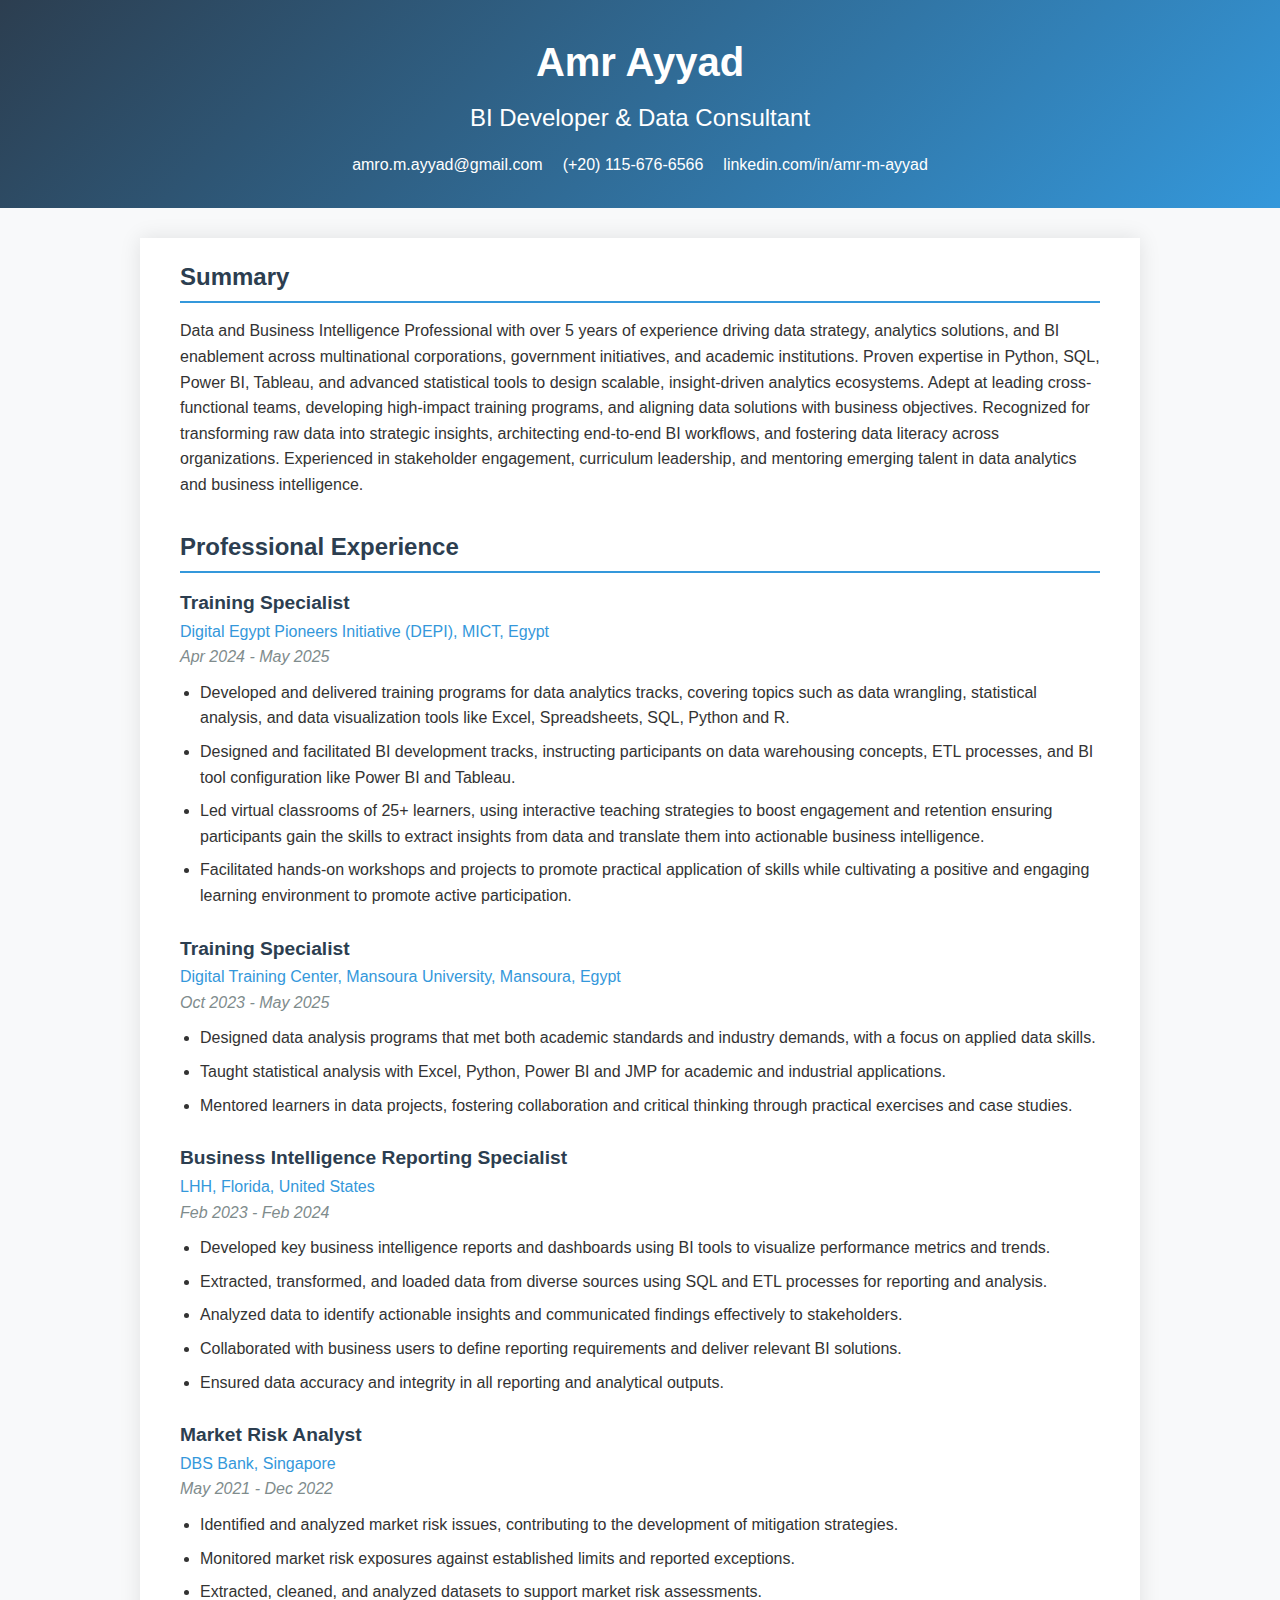
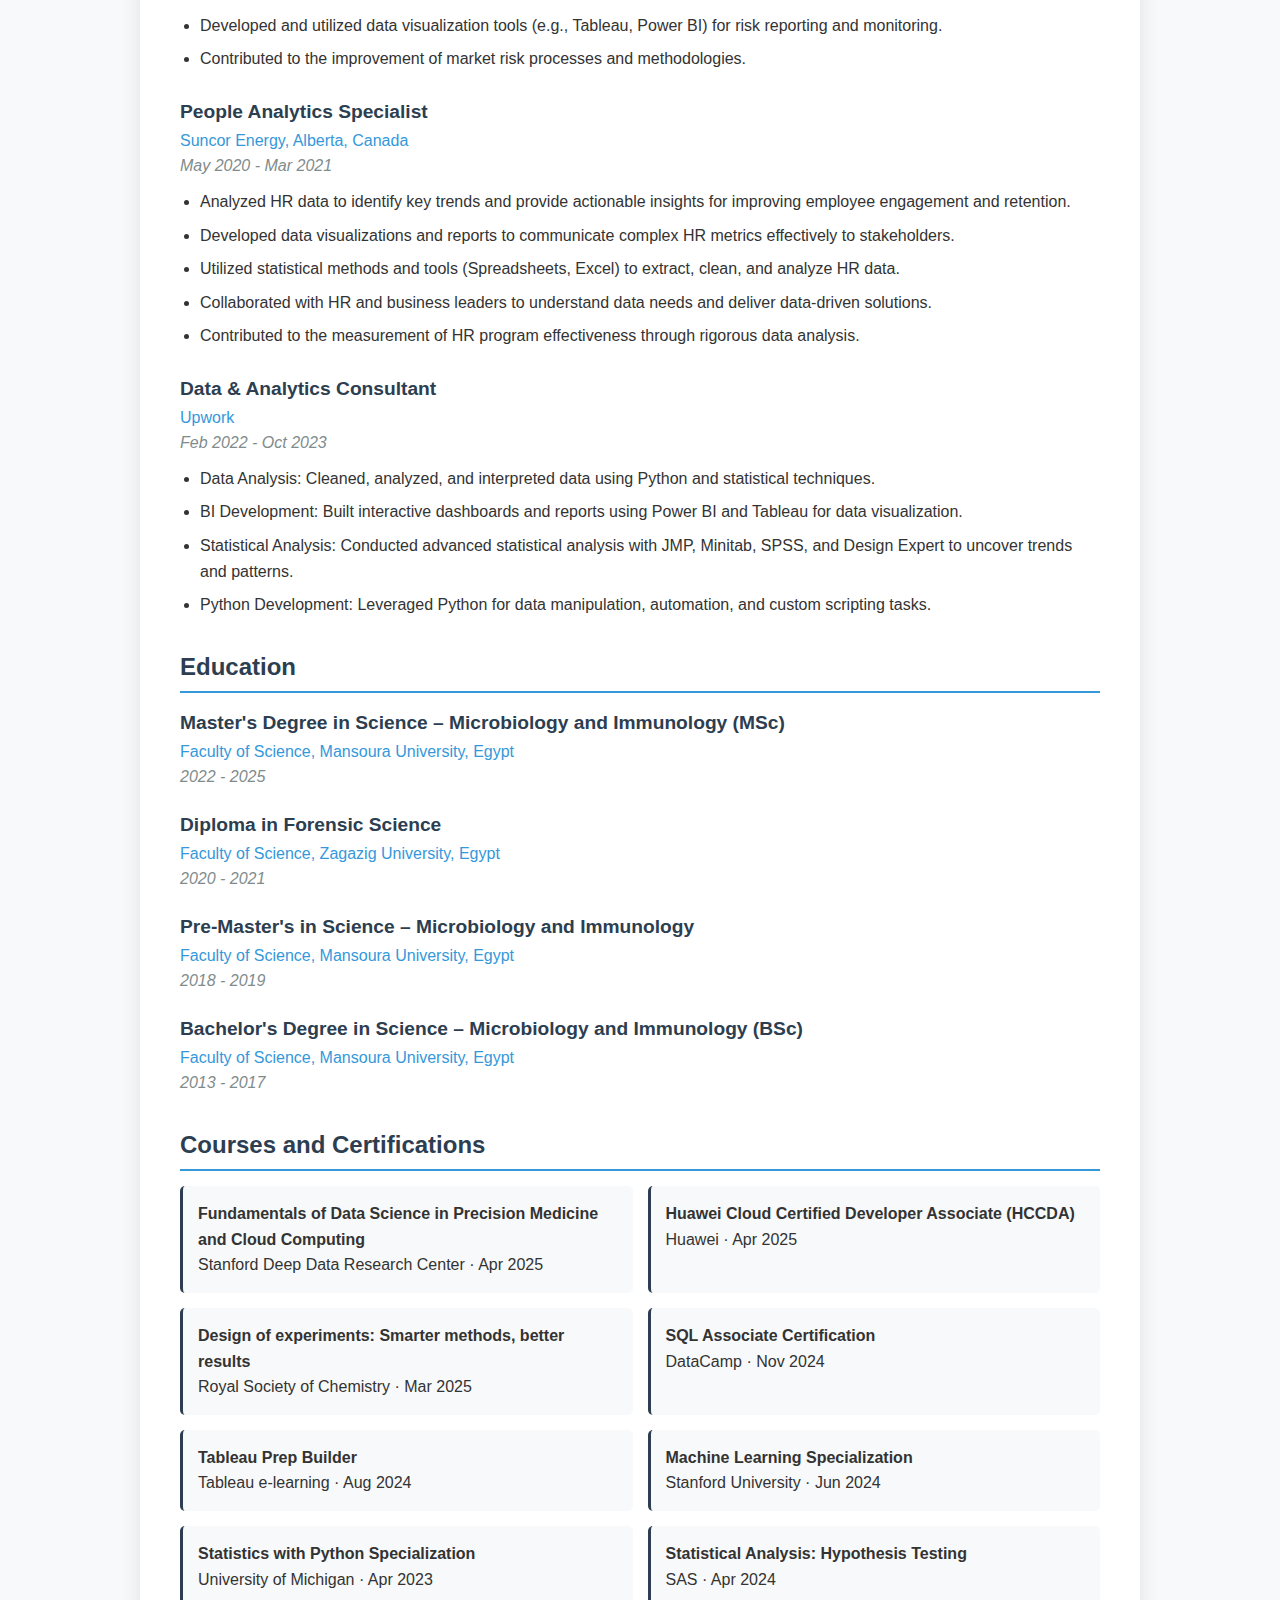
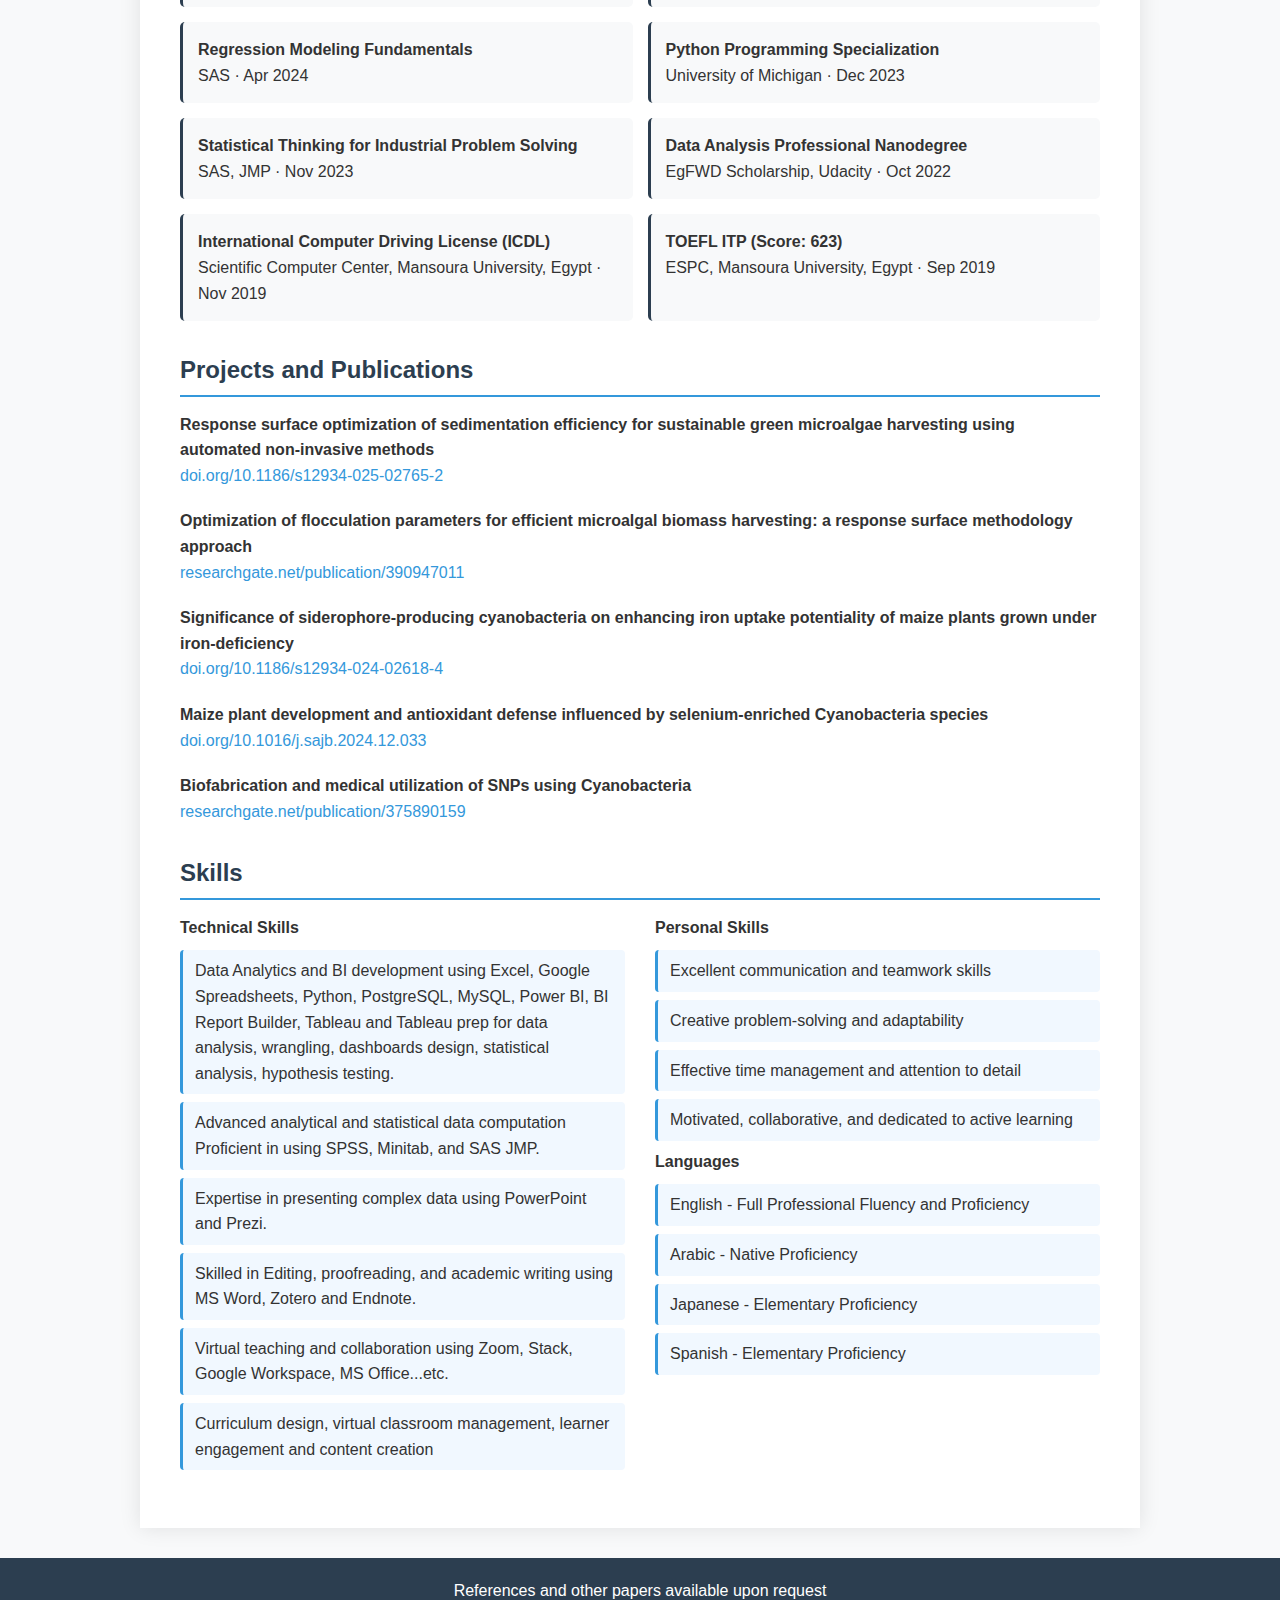
<file: resume/index.html>
<!DOCTYPE html>
<html lang="en">
<head>
    <meta charset="UTF-8">
    <meta name="viewport" content="width=device-width, initial-scale=1.0">
    <title>Amr Ayyad - BI Developer & Data Consultant</title>
    <style>
        /* Global Styles */
        * {
            margin: 0;
            padding: 0;
            box-sizing: border-box;
            font-family: 'Segoe UI', Tahoma, Geneva, Verdana, sans-serif;
        }
        
        body {
            background-color: #f8f9fa;
            color: #333;
            line-height: 1.6;
            padding: 0;
            margin: 0;
        }
        
        .container {
            max-width: 1000px;
            margin: 0 auto;
            padding: 20px;
            background-color: white;
            box-shadow: 0 0 20px rgba(0, 0, 0, 0.1);
        }
        
        /* Header Styles */
        header {
            padding: 30px 20px;
            background: linear-gradient(135deg, #2c3e50 0%, #3498db 100%);
            color: white;
            text-align: center;
            margin-bottom: 30px;
        }
        
        h1 {
            font-size: 2.5rem;
            margin-bottom: 5px;
        }
        
        h2 {
            font-size: 1.5rem;
            font-weight: 300;
            margin-bottom: 15px;
        }
        
        .contact-info {
            display: flex;
            justify-content: center;
            flex-wrap: wrap;
            gap: 20px;
            margin-top: 15px;
        }
        
        .contact-info a {
            color: white;
            text-decoration: none;
            display: flex;
            align-items: center;
        }
        
        .contact-info a:hover {
            text-decoration: underline;
        }
        
        /* Section Styles */
        section {
            margin-bottom: 30px;
            padding: 0 20px;
        }
        
        h3 {
            font-size: 1.5rem;
            color: #2c3e50;
            border-bottom: 2px solid #3498db;
            padding-bottom: 5px;
            margin-bottom: 15px;
        }
        
        /* Experience Styles */
        .experience {
            margin-bottom: 25px;
        }
        
        .job-title {
            font-size: 1.2rem;
            font-weight: 600;
            color: #2c3e50;
        }
        
        .company {
            font-weight: 500;
            color: #3498db;
        }
        
        .date {
            font-style: italic;
            color: #7f8c8d;
            margin-bottom: 10px;
        }
        
        ul {
            padding-left: 20px;
            margin-top: 10px;
        }
        
        li {
            margin-bottom: 8px;
        }
        
        /* Education Styles */
        .education-item {
            margin-bottom: 20px;
        }
        
        /* Skills Styles */
        .skills-container {
            display: flex;
            flex-wrap: wrap;
            gap: 30px;
        }
        
        .skill-category {
            flex: 1;
            min-width: 250px;
        }
        
        .skill-list {
            list-style-type: none;
            padding-left: 0;
        }
        
        .skill-list li {
            background-color: #f1f8ff;
            padding: 8px 12px;
            margin-bottom: 8px;
            border-radius: 4px;
            border-left: 3px solid #3498db;
        }
        
        /* Projects Styles */
        .project {
            margin-bottom: 20px;
        }
        
        .project a {
            color: #3498db;
            text-decoration: none;
        }
        
        .project a:hover {
            text-decoration: underline;
        }
        
        /* Certifications Styles */
        .certifications-grid {
            display: grid;
            grid-template-columns: repeat(auto-fill, minmax(300px, 1fr));
            gap: 15px;
        }
        
        .certification {
            background-color: #f8f9fa;
            padding: 15px;
            border-radius: 5px;
            border-left: 3px solid #2c3e50;
        }
        
        /* Footer */
        footer {
            text-align: center;
            padding: 20px;
            margin-top: 30px;
            background-color: #2c3e50;
            color: white;
        }
        
        /* Responsive Design */
        @media (max-width: 768px) {
            h1 {
                font-size: 2rem;
            }
            
            h2 {
                font-size: 1.2rem;
            }
            
            .contact-info {
                flex-direction: column;
                gap: 10px;
            }
            
            .skills-container {
                flex-direction: column;
            }
        }
    </style>
</head>
<body>
    <header>
        <h1>Amr Ayyad</h1>
        <h2>BI Developer & Data Consultant</h2>
        <div class="contact-info">
            <a href="mailto:amro.m.ayyad@gmail.com">amro.m.ayyad@gmail.com</a>
            <a href="tel:+201156766566">(+20) 115-676-6566</a>
            <a href="https://linkedin.com/in/amr-m-ayyad" target="_blank">linkedin.com/in/amr-m-ayyad</a>
        </div>
    </header>
    
    <div class="container">
        <section id="summary">
            <h3>Summary</h3>
            <p>Data and Business Intelligence Professional with over 5 years of experience driving data strategy, analytics solutions, and BI enablement across multinational corporations, government initiatives, and academic institutions. Proven expertise in Python, SQL, Power BI, Tableau, and advanced statistical tools to design scalable, insight-driven analytics ecosystems. Adept at leading cross-functional teams, developing high-impact training programs, and aligning data solutions with business objectives. Recognized for transforming raw data into strategic insights, architecting end-to-end BI workflows, and fostering data literacy across organizations. Experienced in stakeholder engagement, curriculum leadership, and mentoring emerging talent in data analytics and business intelligence.</p>
        </section>
        
        <section id="experience">
            <h3>Professional Experience</h3>
            
            <div class="experience">
                <div class="job-title">Training Specialist</div>
                <div class="company">Digital Egypt Pioneers Initiative (DEPI), MICT, Egypt</div>
                <div class="date">Apr 2024 - May 2025</div>
                <ul>
                    <li>Developed and delivered training programs for data analytics tracks, covering topics such as data wrangling, statistical analysis, and data visualization tools like Excel, Spreadsheets, SQL, Python and R.</li>
                    <li>Designed and facilitated BI development tracks, instructing participants on data warehousing concepts, ETL processes, and BI tool configuration like Power BI and Tableau.</li>
                    <li>Led virtual classrooms of 25+ learners, using interactive teaching strategies to boost engagement and retention ensuring participants gain the skills to extract insights from data and translate them into actionable business intelligence.</li>
                    <li>Facilitated hands-on workshops and projects to promote practical application of skills while cultivating a positive and engaging learning environment to promote active participation.</li>
                </ul>
            </div>
            
            <div class="experience">
                <div class="job-title">Training Specialist</div>
                <div class="company">Digital Training Center, Mansoura University, Mansoura, Egypt</div>
                <div class="date">Oct 2023 - May 2025</div>
                <ul>
                    <li>Designed data analysis programs that met both academic standards and industry demands, with a focus on applied data skills.</li>
                    <li>Taught statistical analysis with Excel, Python, Power BI and JMP for academic and industrial applications.</li>
                    <li>Mentored learners in data projects, fostering collaboration and critical thinking through practical exercises and case studies.</li>
                </ul>
            </div>
            
            <div class="experience">
                <div class="job-title">Business Intelligence Reporting Specialist</div>
                <div class="company">LHH, Florida, United States</div>
                <div class="date">Feb 2023 - Feb 2024</div>
                <ul>
                    <li>Developed key business intelligence reports and dashboards using BI tools to visualize performance metrics and trends.</li>
                    <li>Extracted, transformed, and loaded data from diverse sources using SQL and ETL processes for reporting and analysis.</li>
                    <li>Analyzed data to identify actionable insights and communicated findings effectively to stakeholders.</li>
                    <li>Collaborated with business users to define reporting requirements and deliver relevant BI solutions.</li>
                    <li>Ensured data accuracy and integrity in all reporting and analytical outputs.</li>
                </ul>
            </div>
            
            <div class="experience">
                <div class="job-title">Market Risk Analyst</div>
                <div class="company">DBS Bank, Singapore</div>
                <div class="date">May 2021 - Dec 2022</div>
                <ul>
                    <li>Identified and analyzed market risk issues, contributing to the development of mitigation strategies.</li>
                    <li>Monitored market risk exposures against established limits and reported exceptions.</li>
                    <li>Extracted, cleaned, and analyzed datasets to support market risk assessments.</li>
                    <li>Developed and utilized data visualization tools (e.g., Tableau, Power BI) for risk reporting and monitoring.</li>
                    <li>Contributed to the improvement of market risk processes and methodologies.</li>
                </ul>
            </div>
            
            <div class="experience">
                <div class="job-title">People Analytics Specialist</div>
                <div class="company">Suncor Energy, Alberta, Canada</div>
                <div class="date">May 2020 - Mar 2021</div>
                <ul>
                    <li>Analyzed HR data to identify key trends and provide actionable insights for improving employee engagement and retention.</li>
                    <li>Developed data visualizations and reports to communicate complex HR metrics effectively to stakeholders.</li>
                    <li>Utilized statistical methods and tools (Spreadsheets, Excel) to extract, clean, and analyze HR data.</li>
                    <li>Collaborated with HR and business leaders to understand data needs and deliver data-driven solutions.</li>
                    <li>Contributed to the measurement of HR program effectiveness through rigorous data analysis.</li>
                </ul>
            </div>
            
            <div class="experience">
                <div class="job-title">Data & Analytics Consultant</div>
                <div class="company">Upwork</div>
                <div class="date">Feb 2022 - Oct 2023</div>
                <ul>
                    <li>Data Analysis: Cleaned, analyzed, and interpreted data using Python and statistical techniques.</li>
                    <li>BI Development: Built interactive dashboards and reports using Power BI and Tableau for data visualization.</li>
                    <li>Statistical Analysis: Conducted advanced statistical analysis with JMP, Minitab, SPSS, and Design Expert to uncover trends and patterns.</li>
                    <li>Python Development: Leveraged Python for data manipulation, automation, and custom scripting tasks.</li>
                </ul>
            </div>
        </section>
        
        <section id="education">
            <h3>Education</h3>
            
            <div class="education-item">
                <div class="job-title">Master's Degree in Science – Microbiology and Immunology (MSc)</div>
                <div class="company">Faculty of Science, Mansoura University, Egypt</div>
                <div class="date">2022 - 2025</div>
            </div>
            
            <div class="education-item">
                <div class="job-title">Diploma in Forensic Science</div>
                <div class="company">Faculty of Science, Zagazig University, Egypt</div>
                <div class="date">2020 - 2021</div>
            </div>
            
            <div class="education-item">
                <div class="job-title">Pre-Master's in Science – Microbiology and Immunology</div>
                <div class="company">Faculty of Science, Mansoura University, Egypt</div>
                <div class="date">2018 - 2019</div>
            </div>
            
            <div class="education-item">
                <div class="job-title">Bachelor's Degree in Science – Microbiology and Immunology (BSc)</div>
                <div class="company">Faculty of Science, Mansoura University, Egypt</div>
                <div class="date">2013 - 2017</div>
            </div>
        </section>
        
        <section id="certifications">
            <h3>Courses and Certifications</h3>
            <div class="certifications-grid">
                <div class="certification">
                    <strong>Fundamentals of Data Science in Precision Medicine and Cloud Computing</strong><br>
                    Stanford Deep Data Research Center · Apr 2025
                </div>
                <div class="certification">
                    <strong>Huawei Cloud Certified Developer Associate (HCCDA)</strong><br>
                    Huawei · Apr 2025
                </div>
                <div class="certification">
                    <strong>Design of experiments: Smarter methods, better results</strong><br>
                    Royal Society of Chemistry · Mar 2025
                </div>
                <div class="certification">
                    <strong>SQL Associate Certification</strong><br>
                    DataCamp · Nov 2024
                </div>
                <div class="certification">
                    <strong>Tableau Prep Builder</strong><br>
                    Tableau e-learning · Aug 2024
                </div>
                <div class="certification">
                    <strong>Machine Learning Specialization</strong><br>
                    Stanford University · Jun 2024
                </div>
                <div class="certification">
                    <strong>Statistics with Python Specialization</strong><br>
                    University of Michigan · Apr 2023
                </div>
                <div class="certification">
                    <strong>Statistical Analysis: Hypothesis Testing</strong><br>
                    SAS · Apr 2024
                </div>
                <div class="certification">
                    <strong>Regression Modeling Fundamentals</strong><br>
                    SAS · Apr 2024
                </div>
                <div class="certification">
                    <strong>Python Programming Specialization</strong><br>
                    University of Michigan · Dec 2023
                </div>
                <div class="certification">
                    <strong>Statistical Thinking for Industrial Problem Solving</strong><br>
                    SAS, JMP · Nov 2023
                </div>
                <div class="certification">
                    <strong>Data Analysis Professional Nanodegree</strong><br>
                    EgFWD Scholarship, Udacity · Oct 2022
                </div>
                <div class="certification">
                    <strong>International Computer Driving License (ICDL)</strong><br>
                    Scientific Computer Center, Mansoura University, Egypt · Nov 2019
                </div>
                <div class="certification">
                    <strong>TOEFL ITP (Score: 623)</strong><br>
                    ESPC, Mansoura University, Egypt · Sep 2019
                </div>
            </div>
        </section>
        
        <section id="projects">
            <h3>Projects and Publications</h3>
            
            <div class="project">
                <strong>Response surface optimization of sedimentation efficiency for sustainable green microalgae harvesting using automated non-invasive methods</strong><br>
                <a href="https://doi.org/10.1186/s12934-025-02765-2" target="_blank">doi.org/10.1186/s12934-025-02765-2</a>
            </div>
            
            <div class="project">
                <strong>Optimization of flocculation parameters for efficient microalgal biomass harvesting: a response surface methodology approach</strong><br>
                <a href="https://researchgate.net/publication/390947011" target="_blank">researchgate.net/publication/390947011</a>
            </div>
            
            <div class="project">
                <strong>Significance of siderophore-producing cyanobacteria on enhancing iron uptake potentiality of maize plants grown under iron-deficiency</strong><br>
                <a href="https://doi.org/10.1186/s12934-024-02618-4" target="_blank">doi.org/10.1186/s12934-024-02618-4</a>
            </div>
            
            <div class="project">
                <strong>Maize plant development and antioxidant defense influenced by selenium-enriched Cyanobacteria species</strong><br>
                <a href="https://doi.org/10.1016/j.sajb.2024.12.033" target="_blank">doi.org/10.1016/j.sajb.2024.12.033</a>
            </div>
            
            <div class="project">
                <strong>Biofabrication and medical utilization of SNPs using Cyanobacteria</strong><br>
                <a href="https://researchgate.net/publication/375890159" target="_blank">researchgate.net/publication/375890159</a>
            </div>
        </section>
        
        <section id="skills">
            <h3>Skills</h3>
            
            <div class="skills-container">
                <div class="skill-category">
                    <h4>Technical Skills</h4>
                    <ul class="skill-list">
                        <li>Data Analytics and BI development using Excel, Google Spreadsheets, Python, PostgreSQL, MySQL, Power BI, BI Report Builder, Tableau and Tableau prep for data analysis, wrangling, dashboards design, statistical analysis, hypothesis testing.</li>
                        <li>Advanced analytical and statistical data computation Proficient in using SPSS, Minitab, and SAS JMP.</li>
                        <li>Expertise in presenting complex data using PowerPoint and Prezi.</li>
                        <li>Skilled in Editing, proofreading, and academic writing using MS Word, Zotero and Endnote.</li>
                        <li>Virtual teaching and collaboration using Zoom, Stack, Google Workspace, MS Office...etc.</li>
                        <li>Curriculum design, virtual classroom management, learner engagement and content creation</li>
                    </ul>
                </div>
                
                <div class="skill-category">
                    <h4>Personal Skills</h4>
                    <ul class="skill-list">
                        <li>Excellent communication and teamwork skills</li>
                        <li>Creative problem-solving and adaptability</li>
                        <li>Effective time management and attention to detail</li>
                        <li>Motivated, collaborative, and dedicated to active learning</li>
                    </ul>
                    
                    <h4>Languages</h4>
                    <ul class="skill-list">
                        <li>English - Full Professional Fluency and Proficiency</li>
                        <li>Arabic - Native Proficiency</li>
                        <li>Japanese - Elementary Proficiency</li>
                        <li>Spanish - Elementary Proficiency</li>
                    </ul>
                </div>
            </div>
        </section>
    </div>
    
    <footer>
        <p>References and other papers available upon request</p>
    </footer>
</body>
</html>
</file>
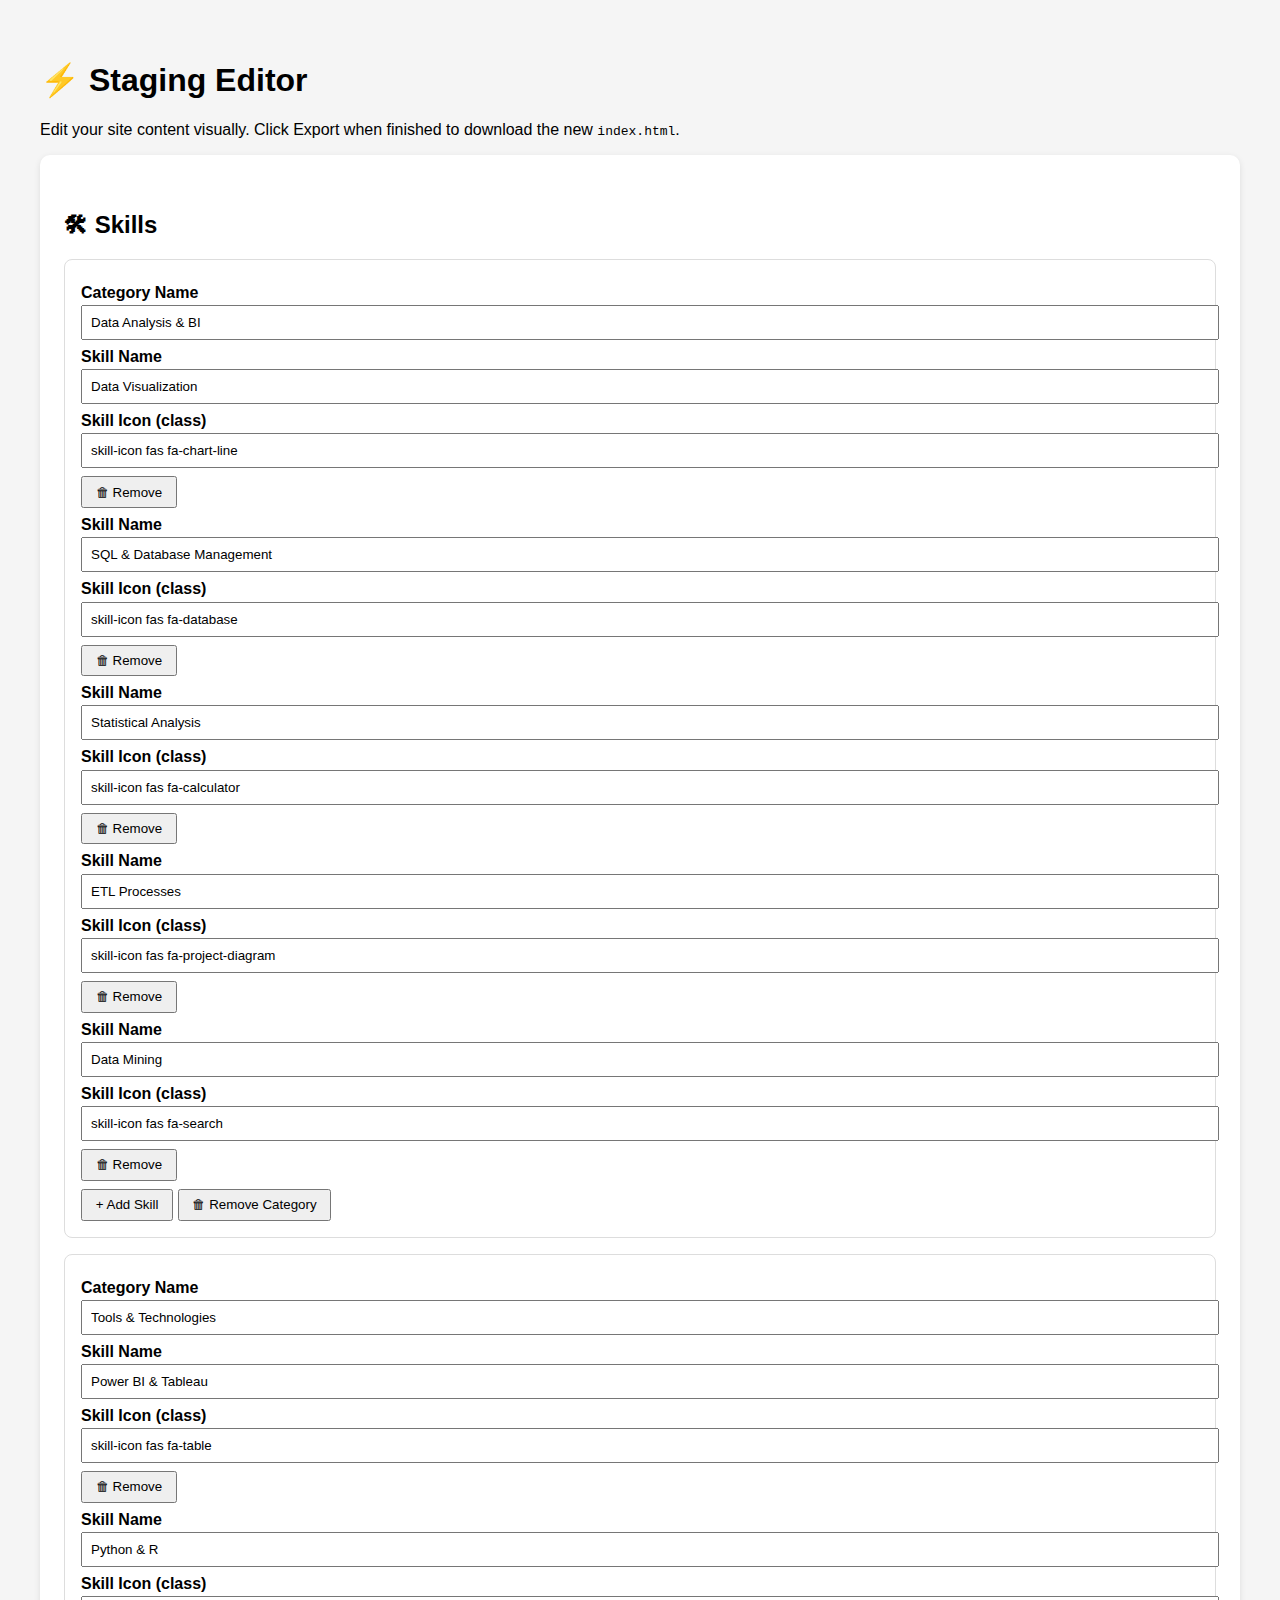
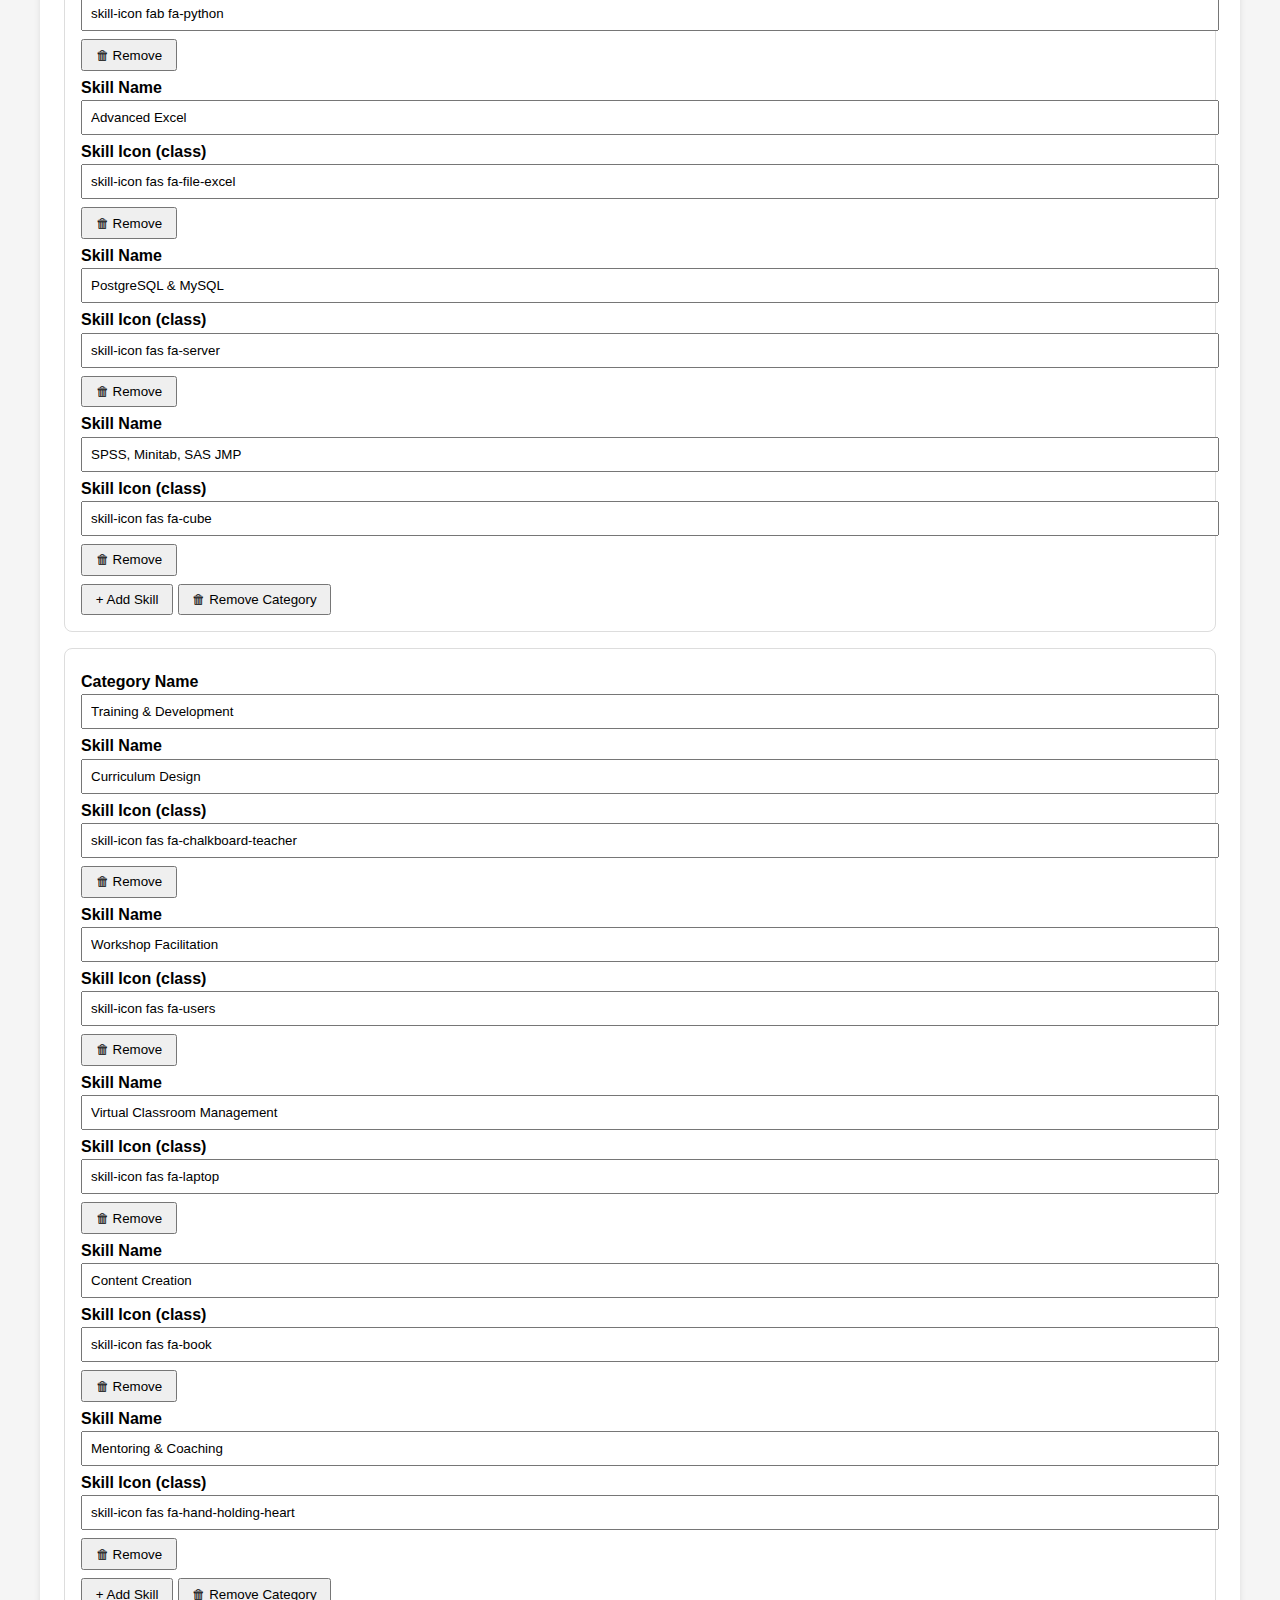
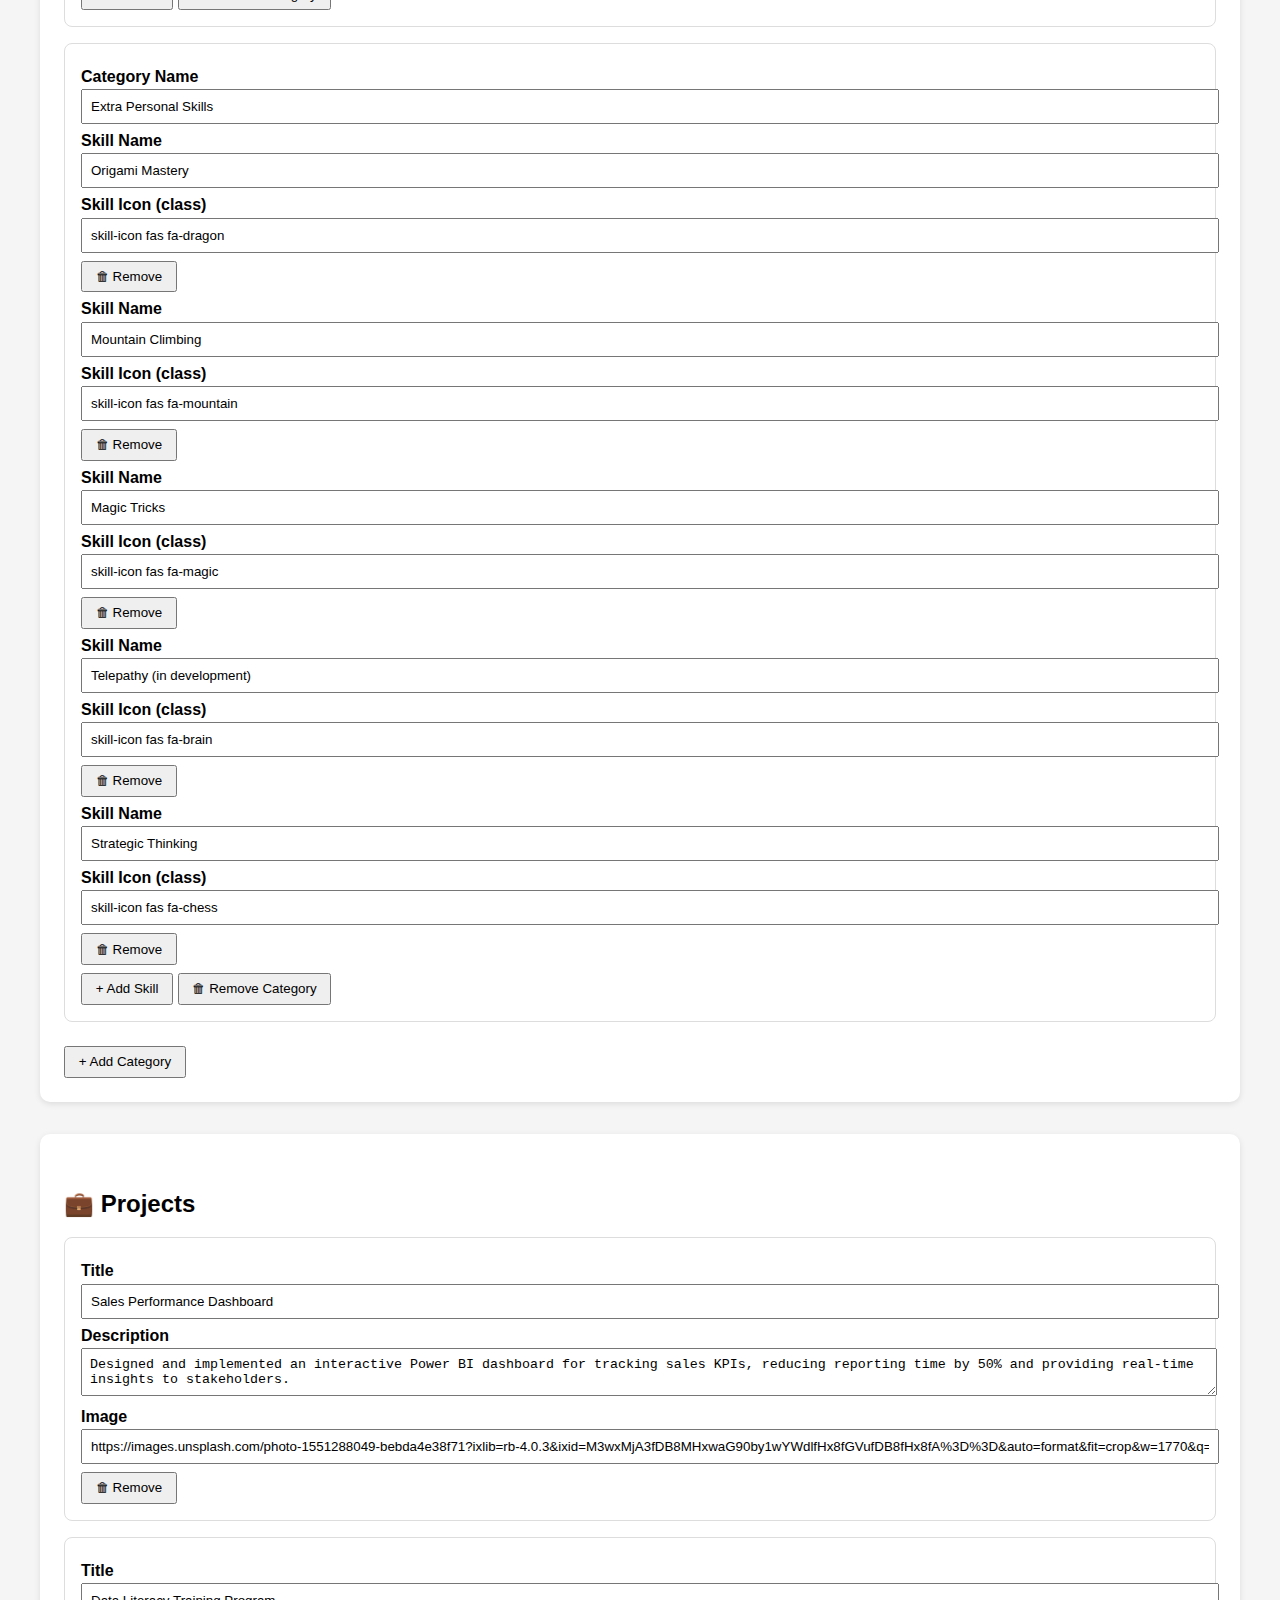
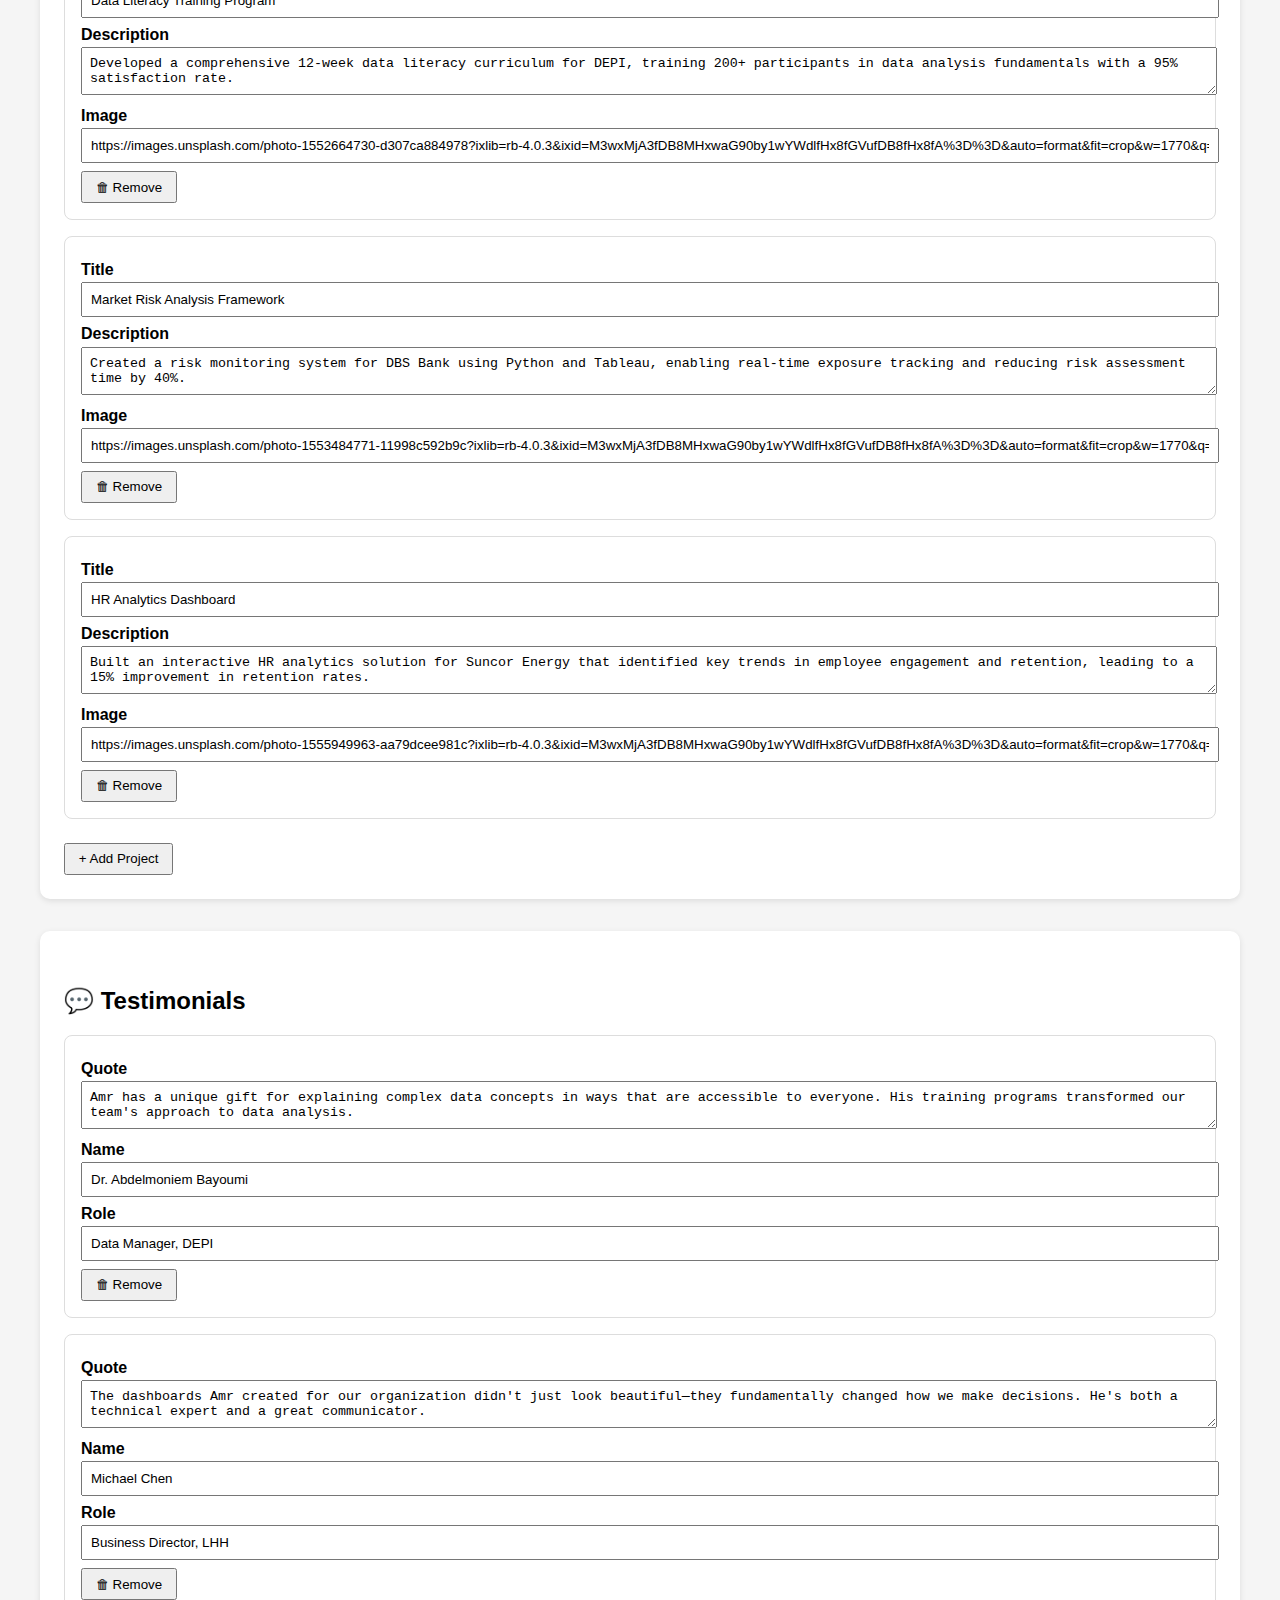
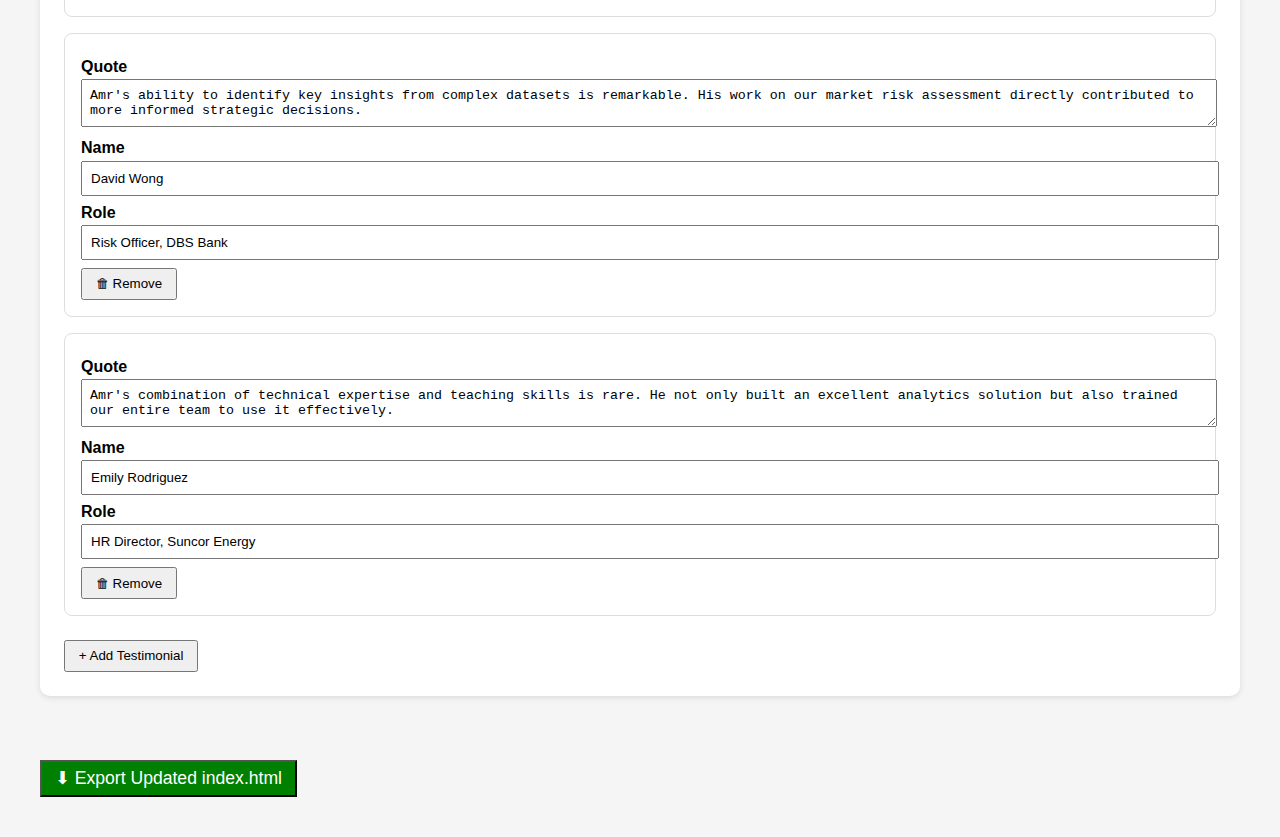
<file: staging.html>
<!DOCTYPE html>
<html lang="en">
<head>
  <meta charset="UTF-8" />
  <meta name="viewport" content="width=device-width, initial-scale=1.0" />
  <title>Staging Editor</title>
  <style>
    body { font-family: sans-serif; padding: 2rem; background: #f5f5f5; }
    h2 { margin-top: 2rem; }
    .section { background: #fff; border-radius: 10px; padding: 1.5rem; margin-bottom: 2rem; box-shadow: 0 2px 6px rgba(0,0,0,0.1); }
    .item { border: 1px solid #ddd; padding: 1rem; border-radius: 8px; margin-bottom: 1rem; }
    label { display: block; margin: .5rem 0 .2rem; font-weight: bold; }
    input, textarea { width: 100%; padding: .5rem; }
    button { margin-top: .5rem; padding: .4rem .8rem; }
  </style>
</head>
<body>
  <h1>⚡ Staging Editor</h1>
  <p>Edit your site content visually. Click Export when finished to download the new <code>index.html</code>.</p>

  <div id="skills-section" class="section">
    <h2>🛠 Skills</h2>
    <div id="skills-list"></div>
    <button onclick="addSkillCategory()">+ Add Category</button>
  </div>

  <div id="projects-section" class="section">
    <h2>💼 Projects</h2>
    <div id="projects-list"></div>
    <button onclick="addProject()">+ Add Project</button>
  </div>

  <div id="testimonials-section" class="section">
    <h2>💬 Testimonials</h2>
    <div id="testimonials-list"></div>
    <button onclick="addTestimonial()">+ Add Testimonial</button>
  </div>

  <button onclick="exportHTML()" style="background: green; color: white; font-size: 1.1rem; margin-top: 2rem;">⬇ Export Updated index.html</button>

  <script src="editor.js"></script>
</body>
</html>
</file>
